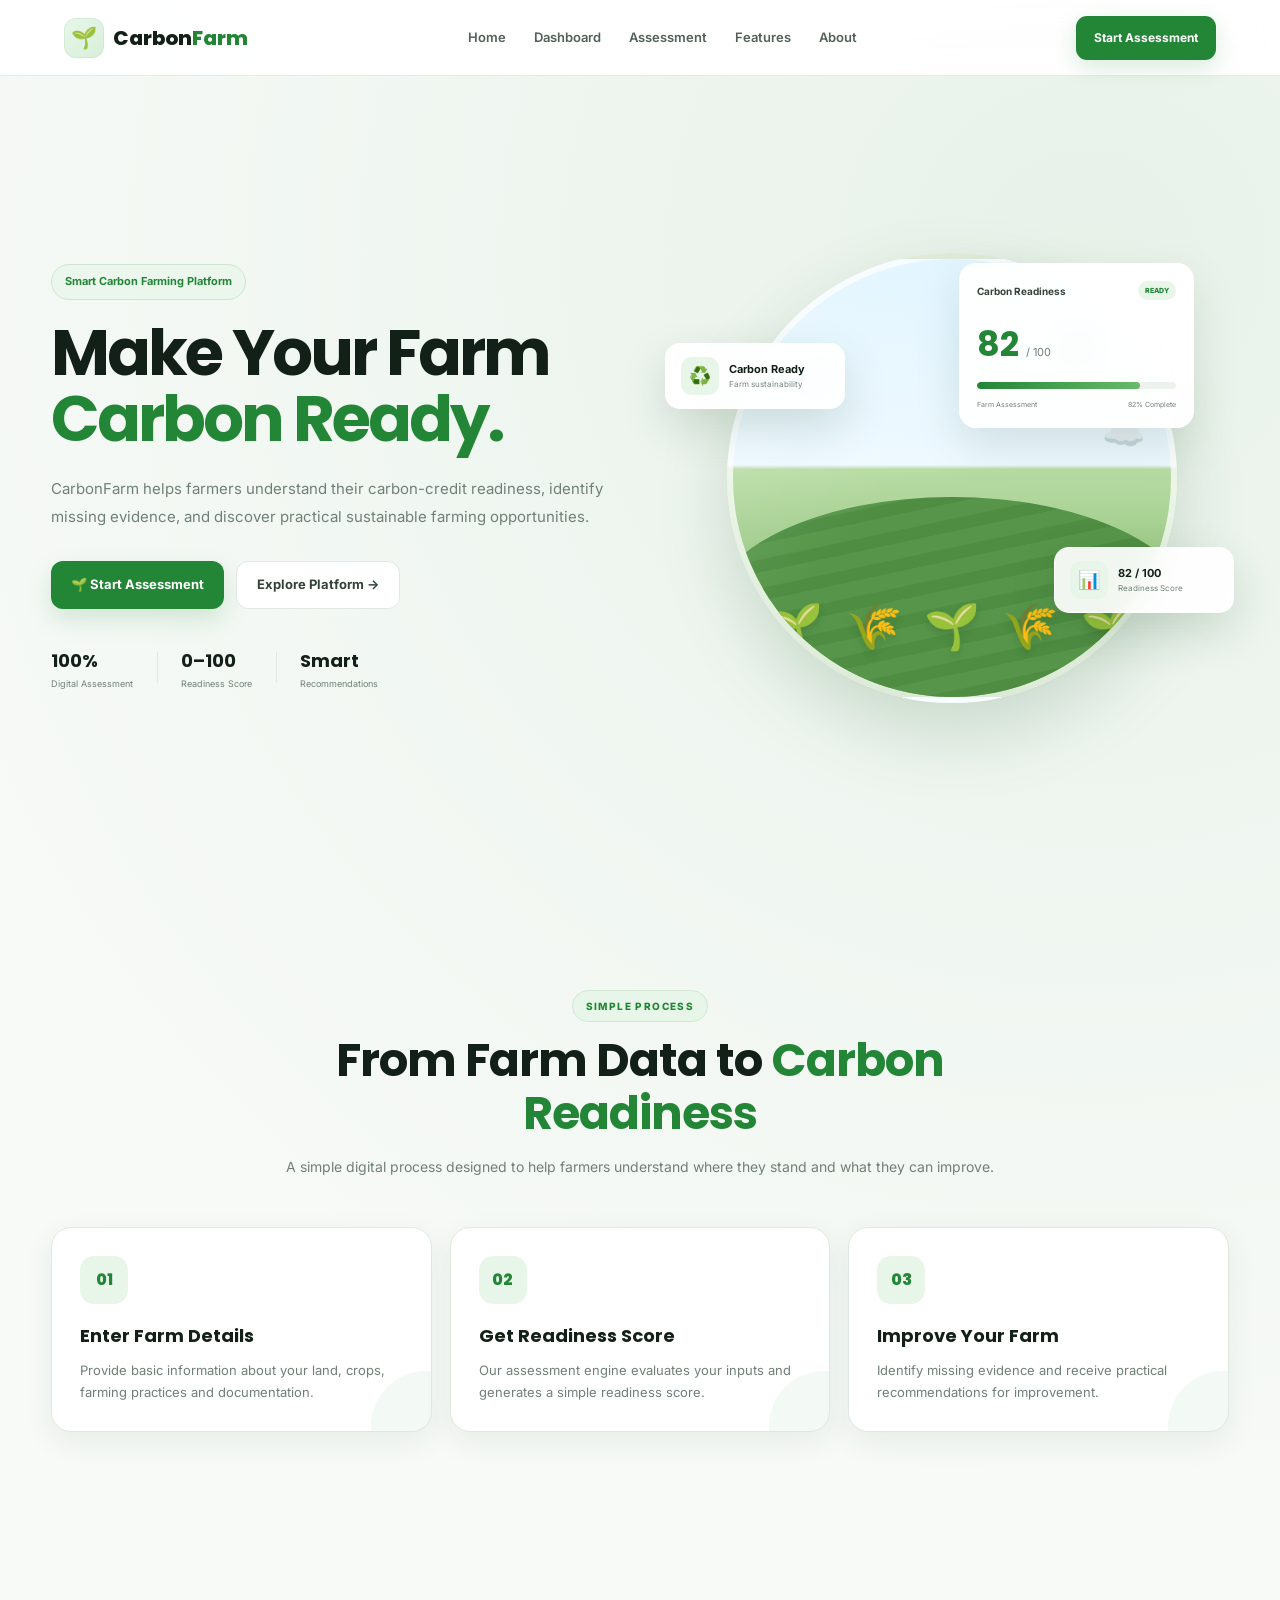
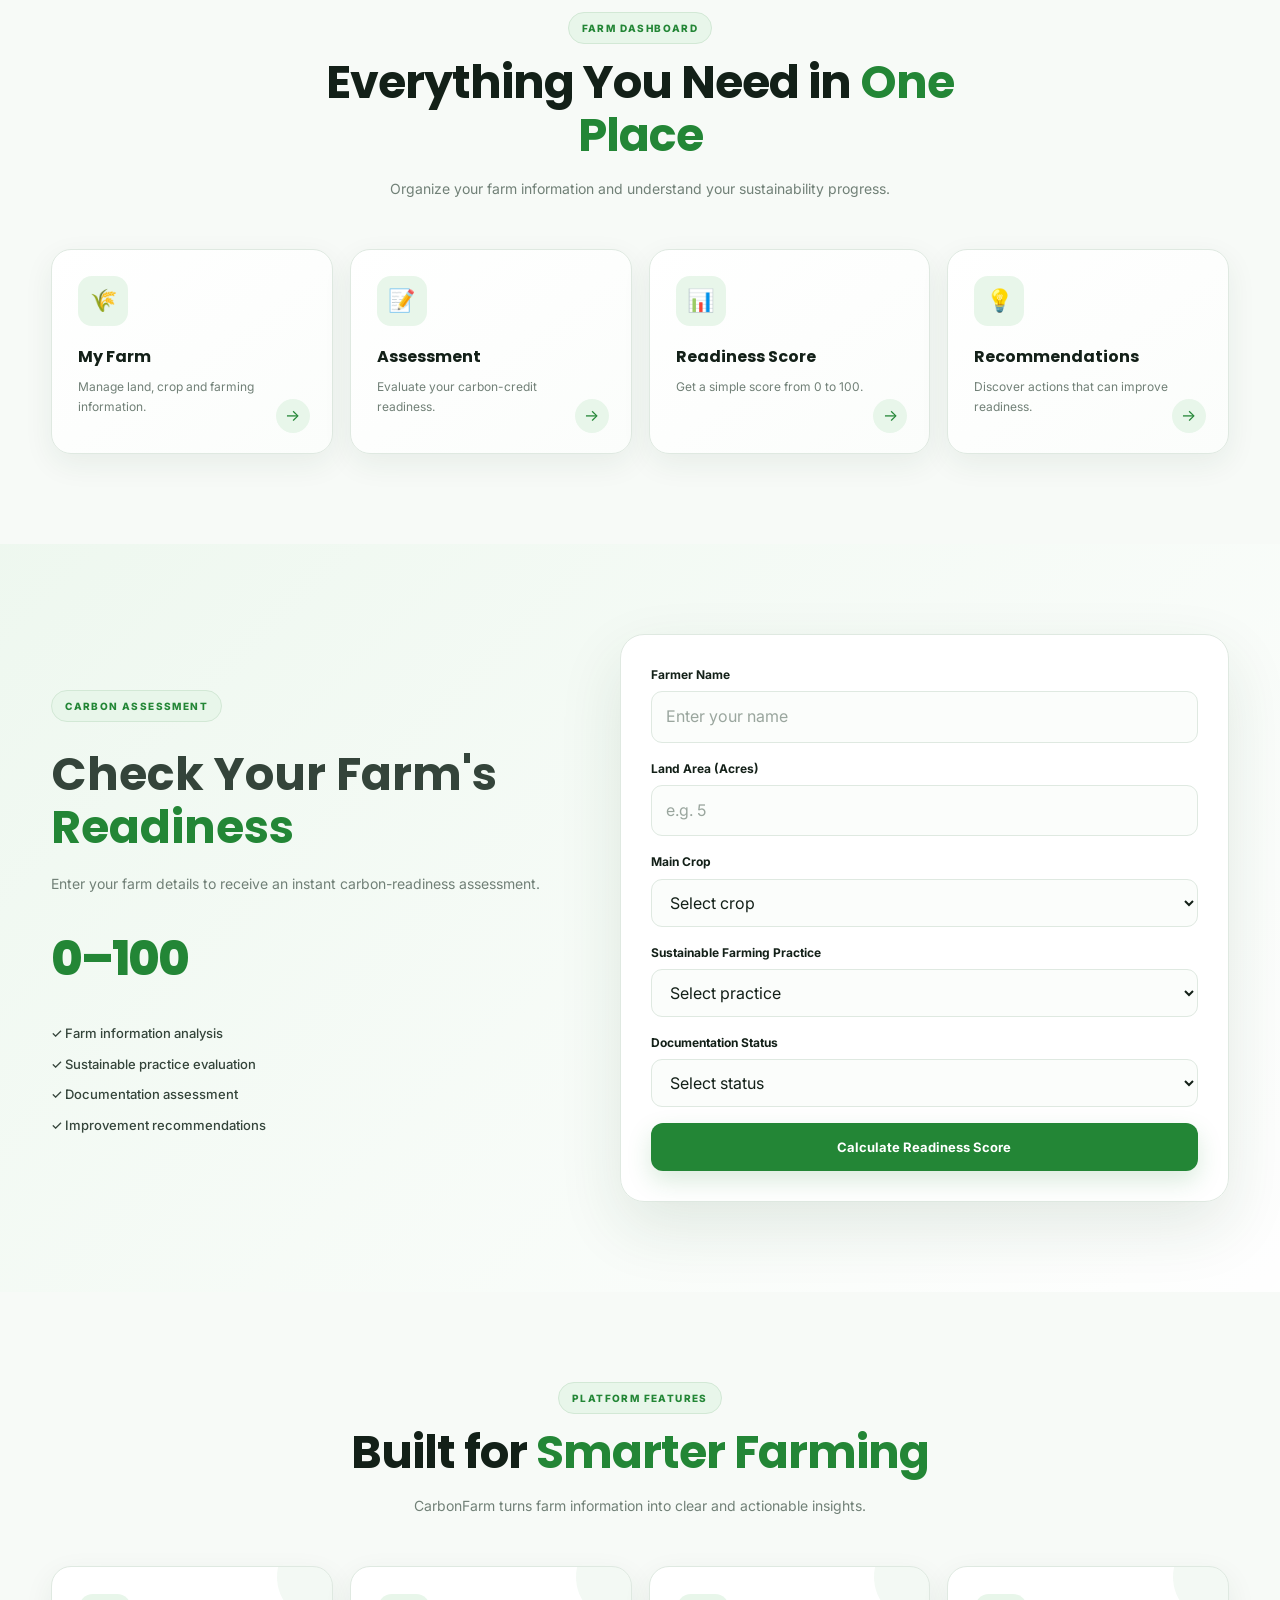
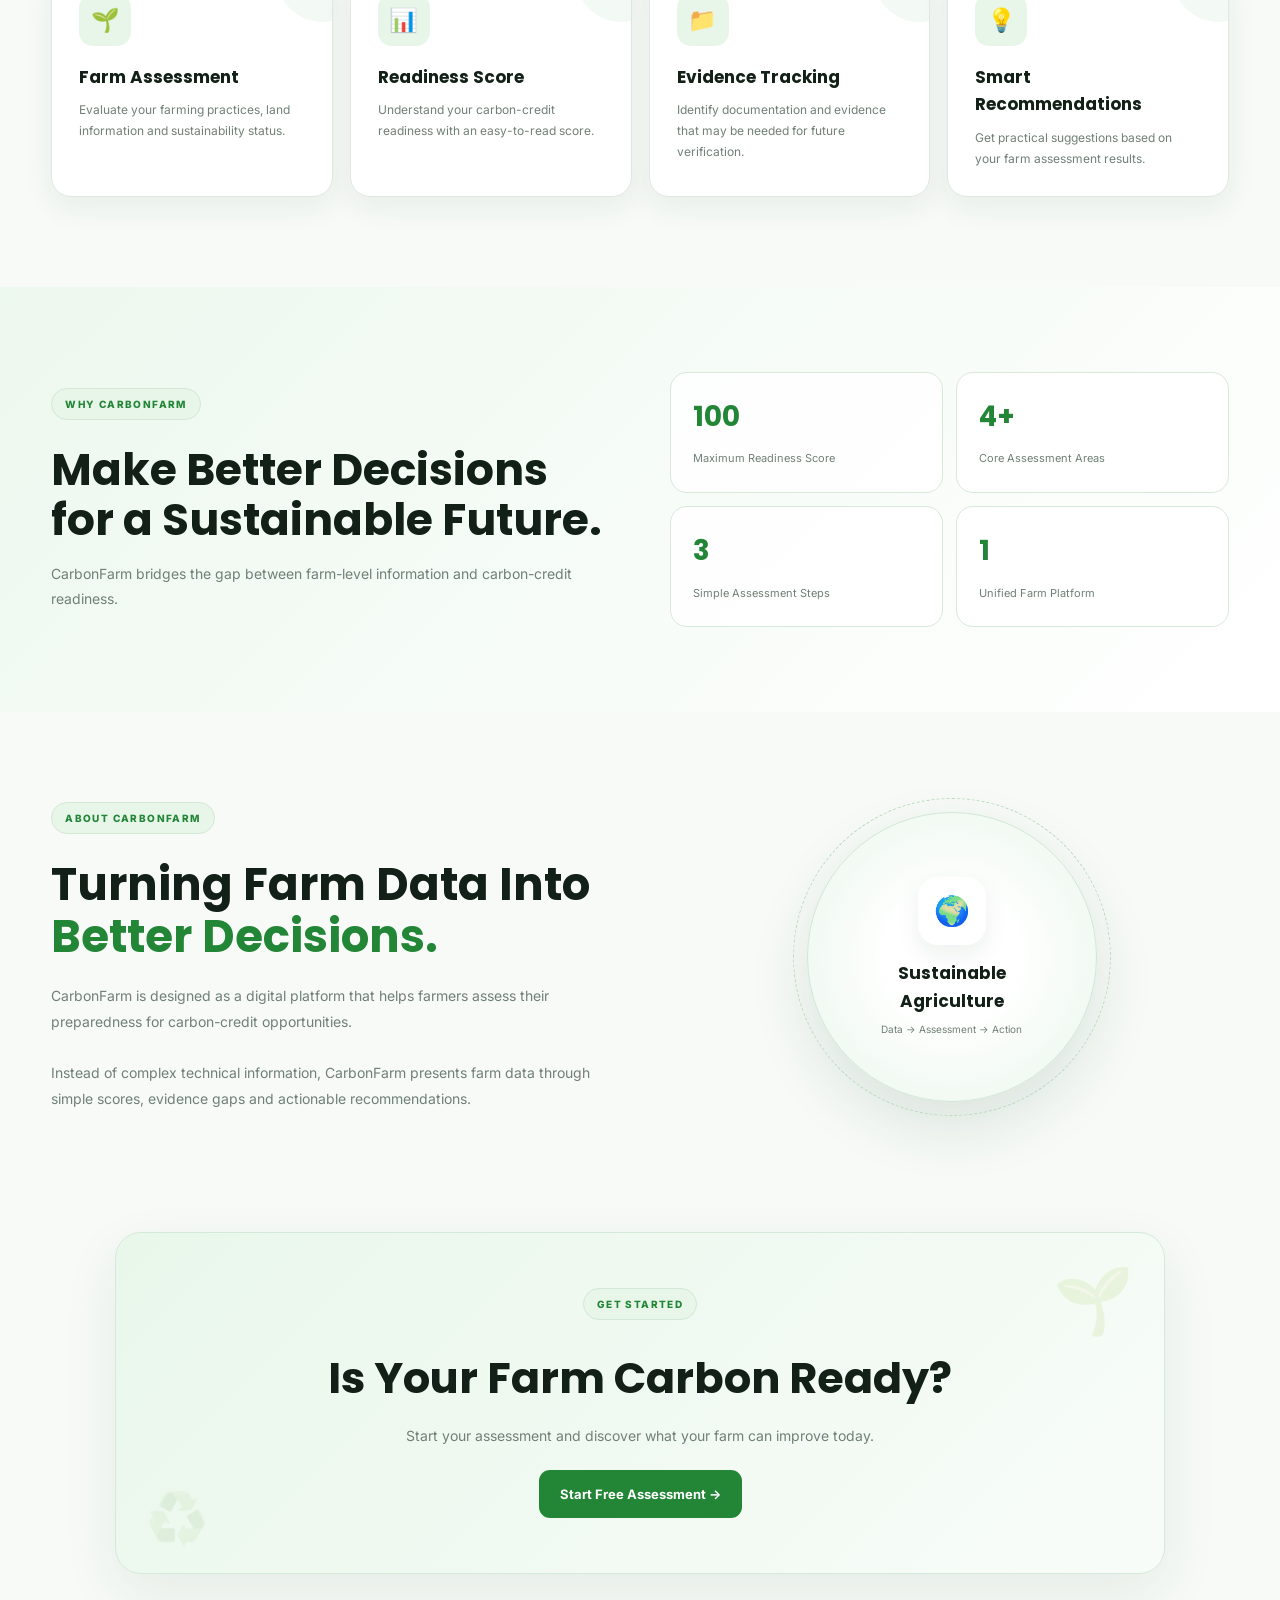
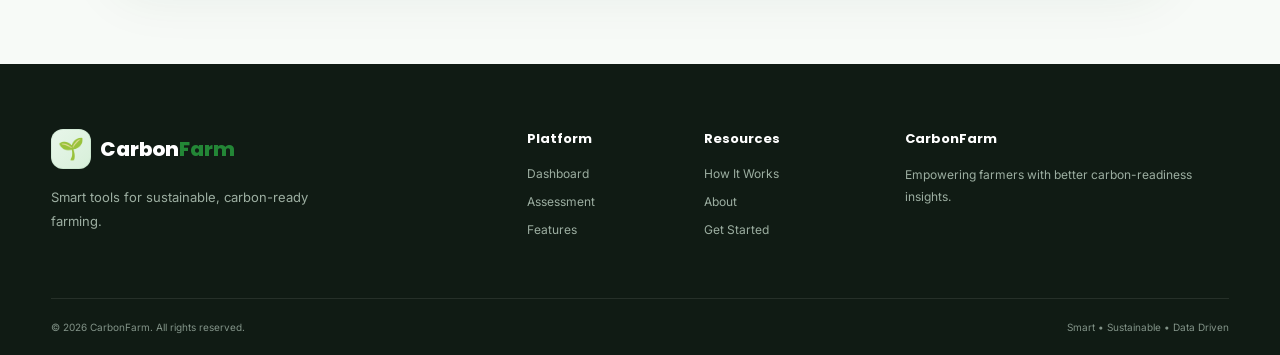
<file: index.html>
<!DOCTYPE html>
<html lang="en">

<head>

    <meta charset="UTF-8">

    <meta
        name="viewport"
        content="width=device-width, initial-scale=1.0"
    >

    <meta
        name="description"
        content="CarbonFarm - Smart Carbon Farming and Carbon Readiness Assessment Platform"
    >

    <meta
        name="theme-color"
        content="#238636"
    >

    <title>CarbonFarm | Smart Carbon Farming Platform</title>

    <!-- Google Fonts -->
    <link rel="preconnect" href="https://fonts.googleapis.com">
    <link
        rel="preconnect"
        href="https://fonts.gstatic.com"
        crossorigin
    >

    <link
        href="https://fonts.googleapis.com/css2?family=Inter:wght@400;500;600;700;800&family=Poppins:wght@500;600;700;800&display=swap"
        rel="stylesheet"
    >

    <!-- Main CSS -->
    <link
        rel="stylesheet"
        href="./style.css"
    >

    <!-- =====================================================
         RESULT DASHBOARD CSS
         ===================================================== -->

    <style>

        /* Result hidden until assessment */

        #assessmentResult {
            display: none;
        }

        /* Print */

        @media print {

            body * {
                visibility: hidden !important;
            }

            #assessmentResult,
            #assessmentResult * {
                visibility: visible !important;
            }

            #assessmentResult {
                display: block !important;
                position: absolute;
                left: 0;
                top: 0;
                width: 100%;
                background: white;
            }

            .result-actions {
                display: none !important;
            }

        }

        /* Result Dashboard */

        .result-score-card {
            display: grid;
            grid-template-columns: 230px 1fr;
            align-items: center;
            gap: 40px;

            padding: 35px;

            background: #ffffff;
            border: 1px solid #dfe9e1;
            border-radius: 25px;

            box-shadow:
                0 20px 55px rgba(27,72,38,.09);

            margin-bottom: 22px;
        }

        .score-circle {
            width: 185px;
            height: 185px;

            margin: auto;

            display: grid;
            place-items: center;

            border-radius: 50%;

            background:
                conic-gradient(
                    #238636 0deg,
                    #e8f0e9 0deg
                );

            position: relative;

            transition: background 1s ease;
        }

        .score-circle::before {
            content: "";

            position: absolute;

            width: 145px;
            height: 145px;

            border-radius: 50%;

            background: white;
        }

        .score-circle > div {
            position: relative;
            z-index: 2;
            text-align: center;
        }

        .score-circle strong {
            display: block;

            font-family: "Poppins", sans-serif;

            font-size: 43px;
            line-height: 1;

            color: #132018;
        }

        .score-circle span {
            color: #718077;
            font-size: 12px;
        }

        .result-label {
            display: block;

            color: #238636;

            font-size: 11px;
            font-weight: 800;

            letter-spacing: 1.5px;

            margin-bottom: 6px;
        }

        .score-content h3 {
            font-family: "Poppins", sans-serif;
            font-size: 30px;

            margin-bottom: 8px;
        }

        .score-content p {
            max-width: 600px;

            color: #718077;

            font-size: 14px;
            line-height: 1.7;

            margin-bottom: 20px;
        }

        .result-actions {
            display: flex;
            flex-wrap: wrap;
            gap: 10px;
        }

        .result-actions button {
            min-height: 48px;

            border: none;
            border-radius: 11px;

            padding: 12px 20px;

            font-family: inherit;
            font-weight: 700;

            cursor: pointer;
        }

        .result-grid {
            display: grid;

            grid-template-columns: 1fr 1fr;

            gap: 22px;

            margin-bottom: 22px;
        }

        .result-panel {
            padding: 27px;

            background: #ffffff;

            border: 1px solid #dfe9e1;

            border-radius: 22px;

            box-shadow:
                0 12px 35px rgba(27,72,38,.07);
        }

        .result-panel-header {
            display: flex;

            justify-content: space-between;
            align-items: flex-start;

            gap: 15px;

            margin-bottom: 25px;
        }

        .result-panel-header h3 {
            font-family: "Poppins", sans-serif;
            font-size: 20px;
        }

        .result-total {
            padding: 6px 10px;

            border-radius: 20px;

            background: #e8f6ea;
            color: #238636;

            font-size: 12px;
            font-weight: 800;
        }

        .score-row {
            margin-bottom: 20px;
        }

        .score-row:last-child {
            margin-bottom: 0;
        }

        .score-row-top {
            display: flex;

            justify-content: space-between;
            align-items: center;

            gap: 15px;

            margin-bottom: 7px;

            font-size: 13px;
        }

        .score-row-top strong {
            color: #238636;
            font-size: 12px;
        }

        .mini-progress {
            width: 100%;
            height: 8px;

            background: #edf2ed;

            border-radius: 20px;

            overflow: hidden;
        }

        .mini-progress span {
            display: block;

            width: 0%;
            height: 100%;

            border-radius: inherit;

            background:
                linear-gradient(
                    90deg,
                    #238636,
                    #65b85f
                );

            transition: width 1s ease;
        }

        .evidence-list {
            display: flex;
            flex-direction: column;
            gap: 10px;
        }

        .evidence-item {
            display: flex;
            align-items: center;

            gap: 10px;

            padding: 12px 14px;

            background: #fff8f2;

            border: 1px solid #f1dfcf;

            border-radius: 12px;

            color: #674b36;

            font-size: 13px;
        }

        .evidence-item::before {
            content: "!";

            width: 25px;
            height: 25px;

            flex-shrink: 0;

            display: grid;
            place-items: center;

            border-radius: 50%;

            background: #f4d6bc;
            color: #8b4e20;

            font-weight: 800;
        }

        .evidence-complete {
            background: #e8f6ea;
            border-color: #cde5d1;
            color: #285c31;
        }

        .evidence-complete::before {
            content: "✓";

            background: #cce7d0;
            color: #238636;
        }

        .empty-result {
            padding: 22px;

            text-align: center;

            color: #718077;

            background: #f8faf8;

            border: 1px dashed #dfe9e1;

            border-radius: 13px;

            font-size: 13px;

            line-height: 1.6;
        }

        .recommendation-panel {
            padding: 28px;

            background:
                linear-gradient(
                    135deg,
                    #eef8ef,
                    #ffffff
                );

            border: 1px solid #d5e9d8;

            border-radius: 22px;

            box-shadow:
                0 15px 40px rgba(27,72,38,.07);
        }

        .recommendation-heading {
            display: flex;

            align-items: center;

            gap: 14px;

            margin-bottom: 22px;
        }

        .recommendation-icon {
            width: 48px;
            height: 48px;

            display: grid;
            place-items: center;

            flex-shrink: 0;

            background: white;

            border-radius: 14px;

            box-shadow:
                0 8px 22px rgba(27,72,38,.08);

            font-size: 23px;
        }

        .recommendation-heading h3 {
            font-family: "Poppins", sans-serif;
            font-size: 21px;
        }

        .recommendations-list {
            display: grid;

            grid-template-columns:
                repeat(3, 1fr);

            gap: 12px;
        }

        .recommendation-item {
            padding: 18px;

            background: white;

            border: 1px solid #dfe9e1;

            border-radius: 15px;

            transition: .25s ease;
        }

        .recommendation-item:hover {
            transform: translateY(-4px);

            border-color: #bcd9c1;

            box-shadow:
                0 10px 25px rgba(27,72,38,.07);
        }

        .recommendation-item .rec-icon {
            margin-bottom: 9px;
            font-size: 22px;
        }

        .recommendation-item strong {
            display: block;

            font-size: 13px;

            margin-bottom: 6px;
        }

        .recommendation-item p {
            color: #718077;

            font-size: 12px;

            line-height: 1.65;

            margin: 0;
        }


        /* Mobile Result */

        @media (max-width: 760px) {

            .result-score-card {
                grid-template-columns: 1fr;

                gap: 25px;

                padding: 25px 20px;

                text-align: center;
            }

            .score-circle {
                width: 165px;
                height: 165px;
            }

            .score-circle::before {
                width: 130px;
                height: 130px;
            }

            .score-circle strong {
                font-size: 38px;
            }

            .score-content h3 {
                font-size: 25px;
            }

            .score-content p {
                font-size: 13px;
            }

            .result-actions {
                flex-direction: column;
            }

            .result-actions button {
                width: 100%;
            }

            .result-grid {
                grid-template-columns: 1fr;
                gap: 14px;
            }

            .result-panel {
                padding: 20px;
            }

            .recommendation-panel {
                padding: 20px;
            }

            .recommendations-list {
                grid-template-columns: 1fr;
            }

        }


        @media (max-width: 420px) {

            .score-circle {
                width: 145px;
                height: 145px;
            }

            .score-circle::before {
                width: 115px;
                height: 115px;
            }

            .score-circle strong {
                font-size: 33px;
            }

            .result-panel {
                padding: 17px;
            }

            .recommendation-panel {
                padding: 17px;
            }

        }

    </style>

</head>


<body>


<!-- =====================================================
     NAVBAR
     ===================================================== -->

<header class="navbar">

    <a href="#home" class="logo">

        <span class="logo-icon">
            🌱
        </span>

        <span>
            Carbon<span>Farm</span>
        </span>

    </a>


    <nav
        class="nav-links"
        id="navLinks"
    >

        <a
            href="#home"
            class="active"
        >
            Home
        </a>

        <a href="#dashboard">
            Dashboard
        </a>

        <a href="#assessment">
            Assessment
        </a>

        <a href="#features">
            Features
        </a>

        <a href="#about">
            About
        </a>

        <a
            href="#assessment"
            class="mobile-start-btn"
        >
            Start Assessment
        </a>

    </nav>


    <a
        href="#assessment"
        class="nav-btn"
    >
        Start Assessment
    </a>


    <button
        class="menu-btn"
        id="menuBtn"
        type="button"
        aria-label="Open navigation"
    >
        ☰
    </button>

</header>


<main id="home">


<!-- =====================================================
     HERO
     ===================================================== -->

<section class="hero">

    <div class="hero-content">

        <div class="hero-badge">
            Smart Carbon Farming Platform
        </div>


        <h1>

            Make Your Farm

            <span>
                Carbon Ready.
            </span>

        </h1>


        <p>

            CarbonFarm helps farmers understand their
            carbon-credit readiness, identify missing
            evidence, and discover practical sustainable
            farming opportunities.

        </p>


        <div class="hero-buttons">

            <a
                href="#assessment"
                class="primary-btn"
            >
                🌱 Start Assessment
            </a>

            <a
                href="#how-it-works"
                class="secondary-btn"
            >
                Explore Platform →
            </a>

        </div>


        <div class="hero-stats">

            <div class="hero-stat">

                <strong>
                    100%
                </strong>

                <span>
                    Digital Assessment
                </span>

            </div>


            <div class="hero-stat">

                <strong>
                    0–100
                </strong>

                <span>
                    Readiness Score
                </span>

            </div>


            <div class="hero-stat">

                <strong>
                    Smart
                </strong>

                <span>
                    Recommendations
                </span>

            </div>

        </div>

    </div>


    <!-- Hero Visual -->

    <div class="hero-visual">

        <div class="farm-illustration">

            <div class="sun">
                ☀️
            </div>

            <div class="cloud cloud-one">
                ☁️
            </div>

            <div class="cloud cloud-two">
                ☁️
            </div>


            <div class="field">

                <div class="plant">
                    🌱
                </div>

                <div class="plant">
                    🌾
                </div>

                <div class="plant">
                    🌱
                </div>

                <div class="plant">
                    🌾
                </div>

                <div class="plant">
                    🌱
                </div>

            </div>

        </div>


        <div class="floating-card card-one">

            <span>
                ♻️
            </span>

            <div>

                <strong>
                    Carbon Ready
                </strong>

                <small>
                    Farm sustainability
                </small>

            </div>

        </div>


        <div class="floating-card card-two">

            <span>
                📊
            </span>

            <div>

                <strong>
                    82 / 100
                </strong>

                <small>
                    Readiness Score
                </small>

            </div>

        </div>


        <div class="dashboard-preview">

            <div class="dashboard-preview-top">

                <strong>
                    Carbon Readiness
                </strong>

                <span class="score-pill">
                    READY
                </span>

            </div>


            <div class="score-number">

                <strong>
                    82
                </strong>

                <span>
                    / 100
                </span>

            </div>


            <div class="score-progress">

                <span></span>

            </div>


            <div class="preview-footer">

                <span>
                    Farm Assessment
                </span>

                <span>
                    82% Complete
                </span>

            </div>

        </div>

    </div>

</section>


<!-- =====================================================
     HOW IT WORKS
     ===================================================== -->

<section
    class="section"
    id="how-it-works"
>

    <div class="section-heading">

        <span class="section-tag">
            SIMPLE PROCESS
        </span>

        <h2>

            From Farm Data to

            <span>
                Carbon Readiness
            </span>

        </h2>

        <p>

            A simple digital process designed to help
            farmers understand where they stand and
            what they can improve.

        </p>

    </div>


    <div class="steps-grid">

        <article class="step-card">

            <div class="step-number">
                01
            </div>

            <h3>
                Enter Farm Details
            </h3>

            <p>

                Provide basic information about your land,
                crops, farming practices and documentation.

            </p>

        </article>


        <article class="step-card">

            <div class="step-number">
                02
            </div>

            <h3>
                Get Readiness Score
            </h3>

            <p>

                Our assessment engine evaluates your
                inputs and generates a simple readiness score.

            </p>

        </article>


        <article class="step-card">

            <div class="step-number">
                03
            </div>

            <h3>
                Improve Your Farm
            </h3>

            <p>

                Identify missing evidence and receive
                practical recommendations for improvement.

            </p>

        </article>

    </div>

</section>


<!-- =====================================================
     DASHBOARD
     ===================================================== -->

<section
    class="section dashboard-section"
    id="dashboard"
>

    <div class="section-heading">

        <span class="section-tag">
            FARM DASHBOARD
        </span>

        <h2>

            Everything You Need in

            <span>
                One Place
            </span>

        </h2>

        <p>

            Organize your farm information and understand
            your sustainability progress.

        </p>

    </div>


    <div class="dashboard-grid">

        <article class="dashboard-card">

            <div class="dashboard-icon">
                🌾
            </div>

            <h3>
                My Farm
            </h3>

            <p>
                Manage land, crop and farming information.
            </p>

            <span class="arrow">
                →
            </span>

        </article>


        <article class="dashboard-card">

            <div class="dashboard-icon">
                📝
            </div>

            <h3>
                Assessment
            </h3>

            <p>
                Evaluate your carbon-credit readiness.
            </p>

            <span class="arrow">
                →
            </span>

        </article>


        <article class="dashboard-card">

            <div class="dashboard-icon">
                📊
            </div>

            <h3>
                Readiness Score
            </h3>

            <p>
                Get a simple score from 0 to 100.
            </p>

            <span class="arrow">
                →
            </span>

        </article>


        <article class="dashboard-card">

            <div class="dashboard-icon">
                💡
            </div>

            <h3>
                Recommendations
            </h3>

            <p>
                Discover actions that can improve readiness.
            </p>

            <span class="arrow">
                →
            </span>

        </article>

    </div>

</section>


<!-- =====================================================
     ASSESSMENT
     ===================================================== -->

<section
    class="section analysis-section"
    id="assessment"
>

    <div class="analysis-container">

        <div class="analysis-info">

            <span class="section-tag">
                CARBON ASSESSMENT
            </span>


            <h2>

                Check Your Farm's

                <span>
                    Readiness
                </span>

            </h2>


            <p>

                Enter your farm details to receive
                an instant carbon-readiness assessment.

            </p>


            <div class="analysis-number">
                0–100
            </div>


            <ul class="feature-list">

                <li>
                    ✓ Farm information analysis
                </li>

                <li>
                    ✓ Sustainable practice evaluation
                </li>

                <li>
                    ✓ Documentation assessment
                </li>

                <li>
                    ✓ Improvement recommendations
                </li>

            </ul>

        </div>


        <!-- FORM -->

        <form
            class="analysis-form"
            id="assessmentForm"
        >

            <div class="form-group">

                <label for="farmerName">
                    Farmer Name
                </label>

                <input
                    type="text"
                    id="farmerName"
                    placeholder="Enter your name"
                    autocomplete="name"
                    required
                >

            </div>


            <div class="form-group">

                <label for="landArea">
                    Land Area (Acres)
                </label>

                <input
                    type="number"
                    id="landArea"
                    placeholder="e.g. 5"
                    min="0"
                    step="0.01"
                    required
                >

            </div>


            <div class="form-group">

                <label for="mainCrop">
                    Main Crop
                </label>

                <select
                    id="mainCrop"
                    required
                >

                    <option value="">
                        Select crop
                    </option>

                    <option value="rice">
                        Rice
                    </option>

                    <option value="wheat">
                        Wheat
                    </option>

                    <option value="maize">
                        Maize
                    </option>

                    <option value="vegetables">
                        Vegetables
                    </option>

                    <option value="pulses">
                        Pulses
                    </option>

                    <option value="other">
                        Other
                    </option>

                </select>

            </div>


            <div class="form-group">

                <label for="practice">
                    Sustainable Farming Practice
                </label>

                <select
                    id="practice"
                    required
                >

                    <option value="">
                        Select practice
                    </option>

                    <option value="organic">
                        Organic Farming
                    </option>

                    <option value="water">
                        Water Efficient Farming
                    </option>

                    <option value="soil">
                        Soil Conservation
                    </option>

                    <option value="multiple">
                        Multiple Sustainable Practices
                    </option>

                    <option value="none">
                        Not Yet Implemented
                    </option>

                </select>

            </div>


            <div class="form-group">

                <label for="documents">
                    Documentation Status
                </label>

                <select
                    id="documents"
                    required
                >

                    <option value="">
                        Select status
                    </option>

                    <option value="complete">
                        Complete
                    </option>

                    <option value="partial">
                        Partially Available
                    </option>

                    <option value="limited">
                        Limited
                    </option>

                </select>

            </div>


            <button
                type="submit"
                class="primary-btn full-btn"
            >
                Calculate Readiness Score
            </button>


            <div
                class="analysis-message"
                id="analysisMessage"
                aria-live="polite"
            ></div>

        </form>

    </div>

</section>


<!-- =====================================================
     ASSESSMENT RESULT DASHBOARD
     ===================================================== -->

<section
    class="section result-dashboard"
    id="assessmentResult"
>

    <div class="section-heading">

        <span class="section-tag">
            ASSESSMENT RESULT
        </span>

        <h2>

            Your Farm's

            <span>
                Carbon Readiness
            </span>

        </h2>

        <p>

            Understand your score, identify evidence gaps,
            and see what you can improve next.

        </p>

    </div>


    <!-- SCORE -->

    <div class="result-score-card">

        <div
            class="score-circle"
            id="scoreCircle"
        >

            <div>

                <strong id="resultScore">
                    0
                </strong>

                <span>
                    /100
                </span>

            </div>

        </div>


        <div class="score-content">

            <span class="result-label">
                READINESS STATUS
            </span>

            <h3 id="resultStatus">
                Assessment Pending
            </h3>

            <p id="resultSummary">

                Complete the assessment to generate
                your carbon-readiness result.

            </p>


            <div class="result-actions">

                <button
                    type="button"
                    class="primary-btn"
                    id="reassessBtn"
                >
                    ↻ Re-Assess Farm
                </button>

                <button
                    type="button"
                    class="secondary-btn"
                    id="printResultBtn"
                >
                    🖨 Print Result
                </button>

            </div>

        </div>

    </div>


    <!-- BREAKDOWN + EVIDENCE -->

    <div class="result-grid">


        <!-- SCORE BREAKDOWN -->

        <div class="result-panel">

            <div class="result-panel-header">

                <div>

                    <span class="section-tag">
                        SCORE BREAKDOWN
                    </span>

                    <h3>
                        Assessment Areas
                    </h3>

                </div>

                <span
                    class="result-total"
                    id="breakdownTotal"
                >
                    0/100
                </span>

            </div>


            <div class="score-row">

                <div class="score-row-top">

                    <span>
                        🌾 Land Information
                    </span>

                    <strong id="landScore">
                        0/20
                    </strong>

                </div>

                <div class="mini-progress">
                    <span id="landBar"></span>
                </div>

            </div>


            <div class="score-row">

                <div class="score-row-top">

                    <span>
                        🌱 Crop Information
                    </span>

                    <strong id="cropScore">
                        0/15
                    </strong>

                </div>

                <div class="mini-progress">
                    <span id="cropBar"></span>
                </div>

            </div>


            <div class="score-row">

                <div class="score-row-top">

                    <span>
                        ♻️ Sustainable Practices
                    </span>

                    <strong id="practiceScore">
                        0/30
                    </strong>

                </div>

                <div class="mini-progress">
                    <span id="practiceBar"></span>
                </div>

            </div>


            <div class="score-row">

                <div class="score-row-top">

                    <span>
                        📁 Documentation
                    </span>

                    <strong id="documentScore">
                        0/35
                    </strong>

                </div>

                <div class="mini-progress">
                    <span id="documentBar"></span>
                </div>

            </div>

        </div>


        <!-- MISSING EVIDENCE -->

        <div class="result-panel">

            <div class="result-panel-header">

                <div>

                    <span class="section-tag">
                        EVIDENCE
                    </span>

                    <h3>
                        Missing Evidence
                    </h3>

                </div>

            </div>


            <div
                id="missingEvidence"
                class="evidence-list"
            >

                <div class="empty-result">

                    Complete the assessment to identify
                    missing evidence.

                </div>

            </div>

        </div>

    </div>


    <!-- RECOMMENDATIONS -->

    <div class="recommendation-panel">

        <div class="recommendation-heading">

            <div class="recommendation-icon">
                💡
            </div>

            <div>

                <span class="section-tag">
                    SMART RECOMMENDATIONS
                </span>

                <h3>
                    Recommended Next Steps
                </h3>

            </div>

        </div>


        <div
            id="recommendationsList"
            class="recommendations-list"
        >

            <div class="empty-result">

                Complete the assessment to receive
                personalized recommendations.

            </div>

        </div>

    </div>

</section>


<!-- =====================================================
     FEATURES
     ===================================================== -->

<section
    class="section"
    id="features"
>

    <div class="section-heading">

        <span class="section-tag">
            PLATFORM FEATURES
        </span>

        <h2>

            Built for

            <span>
                Smarter Farming
            </span>

        </h2>

        <p>

            CarbonFarm turns farm information into
            clear and actionable insights.

        </p>

    </div>


    <div class="features-grid">


        <article class="feature-card">

            <div class="feature-icon">
                🌱
            </div>

            <h3>
                Farm Assessment
            </h3>

            <p>

                Evaluate your farming practices,
                land information and sustainability status.

            </p>

        </article>


        <article class="feature-card">

            <div class="feature-icon">
                📊
            </div>

            <h3>
                Readiness Score
            </h3>

            <p>

                Understand your carbon-credit readiness
                with an easy-to-read score.

            </p>

        </article>


        <article class="feature-card">

            <div class="feature-icon">
                📁
            </div>

            <h3>
                Evidence Tracking
            </h3>

            <p>

                Identify documentation and evidence
                that may be needed for future verification.

            </p>

        </article>


        <article class="feature-card">

            <div class="feature-icon">
                💡
            </div>

            <h3>
                Smart Recommendations
            </h3>

            <p>

                Get practical suggestions based on
                your farm assessment results.

            </p>

        </article>

    </div>

</section>


<!-- =====================================================
     IMPACT
     ===================================================== -->

<section class="impact-section">

    <div class="impact-inner">

        <div class="impact-content">

            <span class="section-tag">
                WHY CARBONFARM
            </span>

            <h2>

                Make Better Decisions
                for a Sustainable Future.

            </h2>

            <p>

                CarbonFarm bridges the gap between
                farm-level information and carbon-credit
                readiness.

            </p>

        </div>


        <div class="impact-stats">

            <div class="impact-box">

                <strong>
                    100
                </strong>

                <span>
                    Maximum Readiness Score
                </span>

            </div>


            <div class="impact-box">

                <strong>
                    4+
                </strong>

                <span>
                    Core Assessment Areas
                </span>

            </div>


            <div class="impact-box">

                <strong>
                    3
                </strong>

                <span>
                    Simple Assessment Steps
                </span>

            </div>


            <div class="impact-box">

                <strong>
                    1
                </strong>

                <span>
                    Unified Farm Platform
                </span>

            </div>

        </div>

    </div>

</section>


<!-- =====================================================
     ABOUT
     ===================================================== -->

<section
    class="section about-section"
    id="about"
>

    <div class="about-content">

        <div>

            <span class="section-tag">
                ABOUT CARBONFARM
            </span>


            <h2>

                Turning Farm Data Into

                <span>
                    Better Decisions.
                </span>

            </h2>


            <p>

                CarbonFarm is designed as a digital
                platform that helps farmers assess
                their preparedness for carbon-credit
                opportunities.

            </p>


            <br>


            <p>

                Instead of complex technical information,
                CarbonFarm presents farm data through
                simple scores, evidence gaps and
                actionable recommendations.

            </p>

        </div>


        <div class="about-visual">

            <div class="about-circle">

                <div class="circle-icon">
                    🌍
                </div>

                <strong>
                    Sustainable Agriculture
                </strong>

                <span>
                    Data → Assessment → Action
                </span>

            </div>

        </div>

    </div>

</section>


<!-- =====================================================
     FINAL CTA
     ===================================================== -->

<section class="final-cta">

    <span class="section-tag">
        GET STARTED
    </span>

    <h2>
        Is Your Farm Carbon Ready?
    </h2>

    <p>

        Start your assessment and discover what
        your farm can improve today.

    </p>

    <a href="#assessment">
        Start Free Assessment →
    </a>

</section>


</main>


<!-- =====================================================
     FOOTER
     ===================================================== -->

<footer class="footer">

    <div class="footer-container">


        <div class="footer-brand">

            <a
                href="#home"
                class="logo"
            >

                <span class="logo-icon">
                    🌱
                </span>

                <span>
                    Carbon<span>Farm</span>
                </span>

            </a>


            <p>

                Smart tools for sustainable,
                carbon-ready farming.

            </p>

        </div>


        <div class="footer-links">

            <div>

                <h4>
                    Platform
                </h4>

                <a href="#dashboard">
                    Dashboard
                </a>

                <a href="#assessment">
                    Assessment
                </a>

                <a href="#features">
                    Features
                </a>

            </div>


            <div>

                <h4>
                    Resources
                </h4>

                <a href="#how-it-works">
                    How It Works
                </a>

                <a href="#about">
                    About
                </a>

                <a href="#assessment">
                    Get Started
                </a>

            </div>

        </div>


        <div class="footer-contact">

            <h4>
                CarbonFarm
            </h4>

            <p>

                Empowering farmers with better
                carbon-readiness insights.

            </p>

        </div>

    </div>


    <div class="footer-bottom">

        <span>
            © 2026 CarbonFarm. All rights reserved.
        </span>

        <span>
            Smart • Sustainable • Data Driven
        </span>

    </div>

</footer>


<!-- =====================================================
     JAVASCRIPT
     ===================================================== -->

<script>

"use strict";


/* =====================================================
   MOBILE MENU
   ===================================================== */

const menuBtn =
    document.getElementById("menuBtn");

const navLinks =
    document.getElementById("navLinks");


if (menuBtn && navLinks) {

    menuBtn.addEventListener("click", function () {

        navLinks.classList.toggle("show");

        const opened =
            navLinks.classList.contains("show");

        menuBtn.textContent =
            opened ? "✕" : "☰";

        menuBtn.setAttribute(
            "aria-expanded",
            String(opened)
        );

    });


    document
        .querySelectorAll(".nav-links a")
        .forEach(function (link) {

            link.addEventListener(
                "click",
                function () {

                    navLinks.classList.remove("show");

                    menuBtn.textContent = "☰";

                    menuBtn.setAttribute(
                        "aria-expanded",
                        "false"
                    );

                }
            );

        });

}


/* =====================================================
   SMOOTH SCROLL
   ===================================================== */

document
    .querySelectorAll('a[href^="#"]')
    .forEach(function (link) {

        link.addEventListener(
            "click",
            function (event) {

                const targetId =
                    this.getAttribute("href");

                if (
                    !targetId ||
                    targetId === "#"
                ) {
                    return;
                }

                const target =
                    document.querySelector(targetId);

                if (target) {

                    event.preventDefault();

                    target.scrollIntoView({
                        behavior: "smooth",
                        block: "start"
                    });

                }

            }
        );

    });


/* =====================================================
   ACTIVE NAVIGATION
   ===================================================== */

const sections =
    document.querySelectorAll(
        "main section[id]"
    );

const navItems =
    document.querySelectorAll(
        ".nav-links a"
    );


function updateActiveNavigation() {

    let current = "home";

    sections.forEach(function (section) {

        const top =
            section.offsetTop - 150;

        if (
            window.scrollY >= top
        ) {

            current =
                section.getAttribute("id");

        }

    });


    navItems.forEach(function (link) {

        link.classList.remove("active");

        const href =
            link.getAttribute("href");

        if (
            href === "#" + current
        ) {

            link.classList.add("active");

        }

    });

}


window.addEventListener(
    "scroll",
    updateActiveNavigation
);


/* =====================================================
   ASSESSMENT FORM
   ===================================================== */

const assessmentForm =
    document.getElementById(
        "assessmentForm"
    );

const analysisMessage =
    document.getElementById(
        "analysisMessage"
    );


if (assessmentForm) {

    assessmentForm.addEventListener(
        "submit",
        function (event) {

            event.preventDefault();


            /* Get values */

            const farmerName =
                document
                    .getElementById("farmerName")
                    .value
                    .trim();

            const landArea =
                Number(
                    document
                        .getElementById("landArea")
                        .value
                );

            const crop =
                document
                    .getElementById("mainCrop")
                    .value;

            const practice =
                document
                    .getElementById("practice")
                    .value;

            const documents =
                document
                    .getElementById("documents")
                    .value;


            /* =========================================
               SCORE ENGINE
               ========================================= */

            let landPoints = 0;
            let cropPoints = 0;
            let practicePoints = 0;
            let documentPoints = 0;


            /* Land */

            if (
                Number.isFinite(landArea) &&
                landArea > 0
            ) {

                landPoints = 20;

            }


            /* Crop */

            if (crop) {

                cropPoints = 15;

            }


            /* Practice */

            if (
                practice === "multiple"
            ) {

                practicePoints = 30;

            }

            else if (
                practice === "organic" ||
                practice === "water" ||
                practice === "soil"
            ) {

                practicePoints = 25;

            }


            /* Documentation */

            if (
                documents === "complete"
            ) {

                documentPoints = 35;

            }

            else if (
                documents === "partial"
            ) {

                documentPoints = 20;

            }

            else if (
                documents === "limited"
            ) {

                documentPoints = 10;

            }


            /* Total */

            const score =
                landPoints +
                cropPoints +
                practicePoints +
                documentPoints;


            /* Status */

            let status;
            let summary;


            if (score >= 80) {

                status =
                    "🟢 Highly Ready";

                summary =
                    "Excellent! Your farm shows strong indicators of carbon-credit readiness.";

            }

            else if (score >= 60) {

                status =
                    "🟡 Moderately Ready";

                summary =
                    "Good foundation. A few improvements can make your farm more carbon-ready.";

            }

            else {

                status =
                    "🔴 Needs Improvement";

                summary =
                    "Your farm has improvement opportunities. Focus on sustainable practices and proper documentation.";

            }


            /* Result object */

            const result = {

                farmerName:
                    farmerName,

                landArea:
                    landArea,

                crop:
                    crop,

                practice:
                    practice,

                documents:
                    documents,

                score:
                    score,

                status:
                    status,

                summary:
                    summary,

                breakdown: {

                    land:
                        landPoints,

                    crop:
                        cropPoints,

                    practice:
                        practicePoints,

                    documents:
                        documentPoints

                },

                date:
                    new Date().toISOString()

            };


            /* Save */

            try {

                localStorage.setItem(
                    "carbonFarmAssessment",
                    JSON.stringify(result)
                );

            }

            catch (error) {

                console.log(
                    "Local storage unavailable."
                );

            }


            /* Show small success message */

            if (analysisMessage) {

                analysisMessage.innerHTML = `

                    <div style="
                        margin-top:18px;
                        padding:16px;
                        border-radius:14px;
                        background:#e8f6ea;
                        border:1px solid #cce5d0;
                    ">

                        <strong style="
                            color:#238636;
                            font-size:20px;
                        ">
                            ${score}/100
                        </strong>

                        <br>

                        <span>
                            Assessment completed successfully.
                        </span>

                    </div>

                `;

            }


            /* Render result */

            showAssessmentResult(result);

        }
    );

}


/* =====================================================
   SHOW RESULT DASHBOARD
   ===================================================== */

function showAssessmentResult(data) {


    const resultSection =
        document.getElementById(
            "assessmentResult"
        );


    const resultScore =
        document.getElementById(
            "resultScore"
        );


    const resultStatus =
        document.getElementById(
            "resultStatus"
        );


    const resultSummary =
        document.getElementById(
            "resultSummary"
        );


    const breakdownTotal =
        document.getElementById(
            "breakdownTotal"
        );


    if (!resultSection) {
        return;
    }


    /* Make visible */

    resultSection.style.display =
        "block";


    /* Score */

    resultScore.textContent =
        data.score;

    breakdownTotal.textContent =
        data.score + "/100";


    /* Status */

    resultStatus.textContent =
        data.status;


    resultSummary.textContent =
        data.summary;


    /* =========================================
       BREAKDOWN
       ========================================= */

    const land =
        data.breakdown
            ? data.breakdown.land
            : (
                data.landArea > 0
                    ? 20
                    : 0
            );


    const crop =
        data.breakdown
            ? data.breakdown.crop
            : (
                data.crop
                    ? 15
                    : 0
            );


    const practice =
        data.breakdown
            ? data.breakdown.practice
            : 0;


    const documents =
        data.breakdown
            ? data.breakdown.documents
            : 0;


    document.getElementById(
        "landScore"
    ).textContent =
        land + "/20";


    document.getElementById(
        "cropScore"
    ).textContent =
        crop + "/15";


    document.getElementById(
        "practiceScore"
    ).textContent =
        practice + "/30";


    document.getElementById(
        "documentScore"
    ).textContent =
        documents + "/35";


    /* Bars */

    setTimeout(function () {

        document.getElementById(
            "landBar"
        ).style.width =
            (land / 20 * 100) + "%";


        document.getElementById(
            "cropBar"
        ).style.width =
            (crop / 15 * 100) + "%";


        document.getElementById(
            "practiceBar"
        ).style.width =
            (practice / 30 * 100) + "%";


        document.getElementById(
            "documentBar"
        ).style.width =
            (documents / 35 * 100) + "%";

    }, 100);


    /* =========================================
       CIRCLE
       ========================================= */

    const scoreCircle =
        document.getElementById(
            "scoreCircle"
        );


    if (scoreCircle) {

        const degrees =
            data.score * 3.6;

        scoreCircle.style.background =
            `
            conic-gradient(
                #238636 ${degrees}deg,
                #e8f0e9 ${degrees}deg
            )
            `;

    }


    /* =========================================
       MISSING EVIDENCE
       ========================================= */

    const evidenceBox =
        document.getElementById(
            "missingEvidence"
        );


    const missing =
        [];


    if (
        !data.landArea ||
        data.landArea <= 0
    ) {

        missing.push(
            "Add valid land-area information."
        );

    }


    if (!data.crop) {

        missing.push(
            "Provide your primary crop information."
        );

    }


    if (
        !data.practice ||
        data.practice === "none"
    ) {

        missing.push(
            "Record at least one sustainable farming practice."
        );

    }


    if (
        data.documents === "limited"
    ) {

        missing.push(
            "Improve farm documentation and evidence records."
        );

    }


    if (
        data.documents === "partial"
    ) {

        missing.push(
            "Complete the remaining farm documentation."
        );

    }


    if (
        missing.length === 0
    ) {

        evidenceBox.innerHTML = `

            <div class="evidence-item evidence-complete">

                All major assessment evidence areas
                are covered.

            </div>

        `;

    }

    else {

        evidenceBox.innerHTML =
            missing
                .map(function (item) {

                    return `

                        <div class="evidence-item">

                            ${item}

                        </div>

                    `;

                })
                .join("");

    }


    /* =========================================
       RECOMMENDATIONS
       ========================================= */

    const recommendationBox =
        document.getElementById(
            "recommendationsList"
        );


    const recommendations =
        [];


    if (
        !data.practice ||
        data.practice === "none"
    ) {

        recommendations.push({

            icon: "🌱",

            title:
                "Adopt Sustainable Practices",

            text:
                "Consider soil conservation, efficient water use, organic inputs or other sustainable practices."

        });

    }


    if (
        data.practice !== "multiple"
    ) {

        recommendations.push({

            icon: "♻️",

            title:
                "Diversify Practices",

            text:
                "Combining multiple sustainable practices can strengthen your farm readiness profile."

        });

    }


    if (
        data.documents !== "complete"
    ) {

        recommendations.push({

            icon: "📁",

            title:
                "Improve Documentation",

            text:
                "Maintain organized records of farm activities, inputs, practices and relevant evidence."

        });

    }


    if (
        data.landArea > 0
    ) {

        recommendations.push({

            icon: "📊",

            title:
                "Track Farm Data",

            text:
                "Keep regular records of land, crops, farming activities and sustainability improvements."

        });

    }


    if (
        recommendations.length === 0
    ) {

        recommendations.push({

            icon: "🏆",

            title:
                "Maintain Your Progress",

            text:
                "Your current assessment is strong. Continue maintaining sustainable practices and reliable records."

        });

    }


    recommendationBox.innerHTML =
        recommendations
            .slice(0, 3)
            .map(function (rec) {

                return `

                    <div class="recommendation-item">

                        <div class="rec-icon">
                            ${rec.icon}
                        </div>

                        <strong>
                            ${rec.title}
                        </strong>

                        <p>
                            ${rec.text}
                        </p>

                    </div>

                `;

            })
            .join("");


    /* Scroll */

    setTimeout(function () {

        resultSection.scrollIntoView({

            behavior: "smooth",

            block: "start"

        });

    }, 200);

}


/* =====================================================
   RE-ASSESS
   ===================================================== */

const reassessBtn =
    document.getElementById(
        "reassessBtn"
    );


if (reassessBtn) {

    reassessBtn.addEventListener(
        "click",
        function () {

            document
                .getElementById("assessment")
                .scrollIntoView({

                    behavior: "smooth",

                    block: "start"

                });

        }
    );

}


/* =====================================================
   PRINT
   ===================================================== */

const printResultBtn =
    document.getElementById(
        "printResultBtn"
    );


if (printResultBtn) {

    printResultBtn.addEventListener(
        "click",
        function () {

            window.print();

        }
    );

}


/* =====================================================
   LOAD SAVED ASSESSMENT
   ===================================================== */

window.addEventListener(
    "DOMContentLoaded",
    function () {

        let saved = null;


        try {

            saved =
                localStorage.getItem(
                    "carbonFarmAssessment"
                );

        }

        catch (error) {

            saved = null;

        }


        if (!saved) {
            return;
        }


        try {

            const data =
                JSON.parse(saved);


            /* Restore form */

            if (data.farmerName) {

                document.getElementById(
                    "farmerName"
                ).value =
                    data.farmerName;

            }


            if (data.landArea) {

                document.getElementById(
                    "landArea"
                ).value =
                    data.landArea;

            }


            if (data.crop) {

                document.getElementById(
                    "mainCrop"
                ).value =
                    data.crop;

            }


            if (data.practice) {

                document.getElementById(
                    "practice"
                ).value =
                    data.practice;

            }


            if (data.documents) {

                document.getElementById(
                    "documents"
                ).value =
                    data.documents;

            }


            /* Do not automatically show old result */

            /* User can submit again */

        }

        catch (error) {

            console.log(
                "Previous assessment could not be loaded."
            );

        }

    }
);

</script>


</body>
</html>
</file>
<file: style.css>
/* =========================================================
   CARBONFARM — FINAL STYLE.CSS
   ========================================================= */

/* =========================
   ROOT
   ========================= */

:root {
    --primary: #238636;
    --primary-dark: #17652a;
    --primary-light: #e8f6ea;

    --secondary: #f2b84b;

    --dark: #132018;
    --text: #34443a;
    --muted: #718077;

    --white: #ffffff;
    --light: #f7faf7;

    --border: #dfe9e1;

    --shadow:
        0 15px 45px rgba(27, 72, 38, 0.10);

    --shadow-soft:
        0 10px 30px rgba(27, 72, 38, 0.07);

    --radius: 22px;
}


/* =========================
   RESET
   ========================= */

* {
    margin: 0;
    padding: 0;
    box-sizing: border-box;
}

html {
    scroll-behavior: smooth;
    scroll-padding-top: 85px;
}

body {
    min-height: 100vh;

    overflow-x: hidden;

    font-family:
        "Inter",
        Arial,
        sans-serif;

    color: var(--text);

    background:
        radial-gradient(
            circle at 85% 5%,
            rgba(35, 134, 54, 0.07),
            transparent 25%
        ),
        var(--light);

    line-height: 1.6;
}

img {
    max-width: 100%;
    display: block;
}

button,
input,
select,
textarea {
    font: inherit;
}

button {
    cursor: pointer;
}

a {
    color: inherit;
    text-decoration: none;
}

ul {
    list-style: none;
}


/* =========================
   COMMON
   ========================= */

.section {
    width: min(1180px, 92%);
    margin: 0 auto;
    padding: 90px 0;
}

.section-heading {
    max-width: 720px;
    margin: 0 auto 48px;
    text-align: center;
}

.section-tag {
    display: inline-flex;
    align-items: center;
    justify-content: center;

    padding: 7px 13px;

    margin-bottom: 12px;

    border: 1px solid #d2e8d5;
    border-radius: 50px;

    background: var(--primary-light);

    color: var(--primary);

    font-size: 10px;
    font-weight: 800;

    letter-spacing: 1.4px;
    text-transform: uppercase;
}

.section-heading h2 {
    margin-bottom: 14px;

    font-family:
        "Poppins",
        Arial,
        sans-serif;

    color: var(--dark);

    font-size: clamp(30px, 4vw, 46px);

    line-height: 1.15;
    letter-spacing: -1px;
}

.section-heading h2 span {
    color: var(--primary);
}

.section-heading p {
    color: var(--muted);
    font-size: 14px;
    line-height: 1.8;
}


/* =========================
   NAVBAR
   ========================= */

.navbar {
    position: sticky;
    top: 0;
    z-index: 1000;

    width: 100%;
    height: 76px;

    display: flex;
    align-items: center;
    justify-content: space-between;

    padding: 0 clamp(18px, 5vw, 70px);

    background: rgba(255, 255, 255, 0.92);

    border-bottom: 1px solid rgba(223, 233, 225, 0.8);

    backdrop-filter: blur(16px);
    -webkit-backdrop-filter: blur(16px);
}

.logo {
    display: inline-flex;
    align-items: center;
    gap: 9px;

    flex-shrink: 0;

    color: var(--dark);

    font-family:
        "Poppins",
        Arial,
        sans-serif;

    font-size: 20px;
    font-weight: 800;
}

.logo > span:last-child span {
    color: var(--primary);
}

.logo-icon {
    width: 40px;
    height: 40px;

    display: grid;
    place-items: center;

    border-radius: 12px;

    background:
        linear-gradient(
            135deg,
            #e8f6ea,
            #d7efd9
        );

    font-size: 21px;

    box-shadow:
        inset 0 0 0 1px rgba(35, 134, 54, 0.08);
}

.nav-links {
    display: flex;
    align-items: center;
    gap: 28px;
}

.nav-links a {
    position: relative;

    color: #526158;

    font-size: 13px;
    font-weight: 600;

    transition: 0.25s ease;
}

.nav-links a:hover,
.nav-links a.active {
    color: var(--primary);
}

.nav-links a:not(.mobile-start-btn)::after {
    content: "";

    position: absolute;

    left: 0;
    bottom: -7px;

    width: 100%;
    height: 2px;

    border-radius: 10px;

    background: var(--primary);

    transform: scaleX(0);
    transform-origin: center;

    transition: 0.25s ease;
}

.nav-links a:hover::after,
.nav-links a.active::after {
    transform: scaleX(1);
}

.nav-btn {
    display: inline-flex;
    align-items: center;
    justify-content: center;

    min-height: 44px;

    padding: 11px 18px;

    border-radius: 11px;

    background: var(--primary);

    color: white;

    font-size: 12px;
    font-weight: 700;

    box-shadow:
        0 8px 22px rgba(35, 134, 54, 0.16);

    transition: 0.25s ease;
}

.nav-btn:hover {
    background: var(--primary-dark);
    transform: translateY(-2px);
}

.menu-btn {
    display: none;

    width: 44px;
    height: 44px;

    border: 1px solid var(--border);
    border-radius: 12px;

    background: white;

    color: var(--dark);

    font-size: 21px;
}

.mobile-start-btn {
    display: none !important;
}


/* =========================
   HERO
   ========================= */

.hero {
    width: min(1180px, 92%);
    min-height: calc(100vh - 76px);

    margin: 0 auto;

    display: grid;
    grid-template-columns: 1fr 1fr;

    align-items: center;

    gap: 70px;

    padding: 70px 0 90px;
}

.hero-content {
    position: relative;
    z-index: 2;
}

.hero-badge {
    display: inline-flex;
    align-items: center;

    padding: 8px 13px;

    margin-bottom: 20px;

    border: 1px solid #cfe5d2;
    border-radius: 50px;

    background: rgba(232, 246, 234, 0.75);

    color: var(--primary);

    font-size: 11px;
    font-weight: 700;
}

.hero h1 {
    max-width: 650px;

    margin-bottom: 22px;

    font-family:
        "Poppins",
        Arial,
        sans-serif;

    color: var(--dark);

    font-size: clamp(43px, 5vw, 68px);

    line-height: 1.04;

    letter-spacing: -3px;
}

.hero h1 span {
    display: block;
    color: var(--primary);
}

.hero-content > p {
    max-width: 590px;

    margin-bottom: 30px;

    color: var(--muted);

    font-size: 15px;
    line-height: 1.85;
}

.hero-buttons {
    display: flex;
    align-items: center;
    gap: 12px;

    flex-wrap: wrap;
}

.primary-btn,
.secondary-btn {
    min-height: 48px;

    display: inline-flex;
    align-items: center;
    justify-content: center;

    padding: 12px 20px;

    border-radius: 12px;

    font-size: 13px;
    font-weight: 700;

    transition:
        transform 0.25s ease,
        box-shadow 0.25s ease,
        background 0.25s ease;
}

.primary-btn {
    border: none;

    background: var(--primary);

    color: white;

    box-shadow:
        0 10px 25px rgba(35, 134, 54, 0.17);
}

.primary-btn:hover {
    background: var(--primary-dark);

    transform: translateY(-2px);

    box-shadow:
        0 15px 32px rgba(35, 134, 54, 0.22);
}

.secondary-btn {
    border: 1px solid var(--border);

    background: white;

    color: var(--text);
}

.secondary-btn:hover {
    color: var(--primary);

    border-color: #bddac2;

    transform: translateY(-2px);
}

.hero-stats {
    display: flex;

    margin-top: 38px;
}

.hero-stat {
    position: relative;

    padding: 0 24px;
}

.hero-stat:first-child {
    padding-left: 0;
}

.hero-stat + .hero-stat::before {
    content: "";

    position: absolute;

    left: 0;
    top: 5px;

    width: 1px;
    height: 31px;

    background: var(--border);
}

.hero-stat strong {
    display: block;

    color: var(--dark);

    font-family:
        "Poppins",
        Arial,
        sans-serif;

    font-size: 18px;
}

.hero-stat span {
    display: block;

    margin-top: 2px;

    color: var(--muted);

    font-size: 9px;
}


/* =========================
   HERO VISUAL
   ========================= */

.hero-visual {
    position: relative;

    min-height: 560px;

    display: flex;
    align-items: center;
    justify-content: center;
}

.farm-illustration {
    position: relative;

    width: min(450px, 90%);
    height: 450px;

    overflow: hidden;

    border-radius: 50%;

    background:
        linear-gradient(
            180deg,
            #dff4ff 0%,
            #eef9ff 47%,
            #b8dca4 48%,
            #73ad5e 100%
        );

    border: 6px solid rgba(255,255,255,.75);

    box-shadow:
        0 30px 70px rgba(38, 95, 48, 0.18);

    animation: floating 6s ease-in-out infinite;
}

.farm-illustration::after {
    content: "";

    position: absolute;
    inset: 0;

    background:
        linear-gradient(
            135deg,
            rgba(255,255,255,.22),
            transparent 45%
        );

    pointer-events: none;
}

.sun {
    position: absolute;

    top: 55px;
    right: 70px;

    font-size: 45px;

    animation:
        pulse 3s ease-in-out infinite;
}

.cloud {
    position: absolute;

    opacity: .75;

    font-size: 48px;
}

.cloud-one {
    top: 75px;
    left: 50px;
}

.cloud-two {
    top: 145px;
    right: 25px;

    font-size: 35px;
}

.field {
    position: absolute;

    left: -5%;
    right: -5%;
    bottom: -30px;

    height: 230px;

    display: flex;
    align-items: flex-end;
    justify-content: space-around;

    padding: 0 45px;

    background:
        repeating-linear-gradient(
            168deg,
            #57964a 0,
            #57964a 15px,
            #4e8d42 16px,
            #4e8d42 28px
        );

    border-radius: 50% 50% 0 0;
}

.plant {
    margin-bottom: 65px;

    font-size: 45px;

    filter:
        drop-shadow(
            0 5px 4px rgba(0,0,0,.12)
        );

    animation:
        plantMove 2.8s ease-in-out infinite;
}

.plant:nth-child(2) {
    animation-delay: .3s;
}

.plant:nth-child(3) {
    animation-delay: .6s;
}

.plant:nth-child(4) {
    animation-delay: .9s;
}

.plant:nth-child(5) {
    animation-delay: 1.2s;
}


/* =========================
   FLOATING CARDS
   ========================= */

.floating-card {
    position: absolute;
    z-index: 5;

    display: flex;
    align-items: center;
    gap: 10px;

    min-width: 180px;

    padding: 13px 15px;

    border: 1px solid rgba(255,255,255,.85);

    border-radius: 15px;

    background:
        rgba(255,255,255,.92);

    box-shadow:
        0 18px 45px rgba(27,72,38,.16);

    backdrop-filter: blur(12px);

    animation:
        floating 5s ease-in-out infinite;
}

.floating-card > span {
    width: 38px;
    height: 38px;

    display: grid;
    place-items: center;

    border-radius: 11px;

    background: var(--primary-light);

    font-size: 18px;
}

.floating-card strong {
    display: block;

    color: var(--dark);

    font-size: 11px;
}

.floating-card small {
    display: block;

    color: var(--muted);

    font-size: 8px;
}

.card-one {
    left: -10px;
    top: 145px;
}

.card-two {
    right: -5px;
    bottom: 145px;

    animation-delay: 1s;
}


/* =========================
   DASHBOARD PREVIEW
   ========================= */

.dashboard-preview {
    position: absolute;

    right: 35px;
    top: 65px;

    z-index: 6;

    width: 235px;

    padding: 17px;

    border: 1px solid rgba(255,255,255,.8);

    border-radius: 17px;

    background:
        rgba(255,255,255,.94);

    box-shadow:
        0 18px 45px rgba(27,72,38,.13);

    backdrop-filter: blur(15px);
}

.dashboard-preview-top,
.preview-footer {
    display: flex;
    justify-content: space-between;
    align-items: center;
}

.dashboard-preview-top strong {
    font-size: 10px;
}

.score-pill {
    padding: 4px 7px;

    border-radius: 20px;

    background: var(--primary-light);

    color: var(--primary);

    font-size: 7px;
    font-weight: 800;
}

.score-number {
    margin: 17px 0 10px;
}

.score-number strong {
    color: var(--primary);

    font-family:
        "Poppins",
        Arial,
        sans-serif;

    font-size: 34px;
}

.score-number span {
    color: var(--muted);
    font-size: 11px;
}

.score-progress {
    width: 100%;
    height: 7px;

    overflow: hidden;

    border-radius: 20px;

    background: #edf2ed;
}

.score-progress span {
    display: block;

    width: 82%;
    height: 100%;

    border-radius: inherit;

    background:
        linear-gradient(
            90deg,
            var(--primary),
            #67bb6b
        );
}

.preview-footer {
    margin-top: 10px;

    color: var(--muted);

    font-size: 7px;
}


/* =========================
   HOW IT WORKS
   ========================= */

.steps-grid {
    display: grid;
    grid-template-columns:
        repeat(3, 1fr);

    gap: 18px;
}

.step-card {
    position: relative;

    padding: 28px;

    overflow: hidden;

    border: 1px solid var(--border);
    border-radius: 20px;

    background: white;

    box-shadow: var(--shadow-soft);

    transition: .3s ease;
}

.step-card:hover {
    transform: translateY(-6px);

    box-shadow: var(--shadow);
}

.step-card::after {
    content: "";

    position: absolute;

    width: 110px;
    height: 110px;

    right: -50px;
    bottom: -50px;

    border-radius: 50%;

    background: rgba(35,134,54,.05);
}

.step-number {
    width: 48px;
    height: 48px;

    display: grid;
    place-items: center;

    margin-bottom: 18px;

    border-radius: 14px;

    background: var(--primary-light);

    color: var(--primary);

    font-family:
        "Poppins",
        Arial,
        sans-serif;

    font-weight: 800;
}

.step-card h3 {
    margin-bottom: 8px;

    color: var(--dark);

    font-family:
        "Poppins",
        Arial,
        sans-serif;

    font-size: 18px;
}

.step-card p {
    color: var(--muted);

    font-size: 13px;
    line-height: 1.7;
}


/* =========================
   DASHBOARD
   ========================= */

.dashboard-grid {
    display: grid;

    grid-template-columns:
        repeat(4, 1fr);

    gap: 17px;
}

.dashboard-card {
    position: relative;

    min-height: 205px;

    padding: 26px;

    overflow: hidden;

    border: 1px solid var(--border);

    border-radius: 20px;

    background:
        linear-gradient(
            145deg,
            #ffffff,
            #fbfdfb
        );

    box-shadow: var(--shadow-soft);

    transition: .3s ease;
}

.dashboard-card::before {
    content: "";

    position: absolute;

    left: 0;
    top: 0;

    width: 100%;
    height: 3px;

    background:
        linear-gradient(
            90deg,
            var(--primary),
            #76c27b
        );

    transform: scaleX(0);
    transform-origin: left;

    transition: .3s ease;
}

.dashboard-card:hover {
    transform: translateY(-7px);

    border-color: #c5dfc9;

    box-shadow: var(--shadow);
}

.dashboard-card:hover::before {
    transform: scaleX(1);
}

.dashboard-icon {
    width: 50px;
    height: 50px;

    display: grid;
    place-items: center;

    margin-bottom: 18px;

    border-radius: 14px;

    background: var(--primary-light);

    font-size: 22px;
}

.dashboard-card h3 {
    margin-bottom: 7px;

    color: var(--dark);

    font-family:
        "Poppins",
        Arial,
        sans-serif;

    font-size: 16px;
}

.dashboard-card p {
    max-width: 220px;

    color: var(--muted);

    font-size: 12px;
    line-height: 1.7;
}

.arrow {
    position: absolute;

    right: 22px;
    bottom: 20px;

    width: 34px;
    height: 34px;

    display: grid;
    place-items: center;

    border-radius: 50%;

    background: var(--primary-light);

    color: var(--primary);

    transition: .3s ease;
}

.dashboard-card:hover .arrow {
    transform: translateX(4px);
}


/* =========================
   ASSESSMENT
   ========================= */

.analysis-section {
    width: 100%;

    background:
        linear-gradient(
            135deg,
            rgba(232,246,234,.6),
            rgba(255,255,255,.9)
        );
}

.analysis-container {
    width: min(1180px, 92%);

    margin: 0 auto;

    display: grid;

    grid-template-columns:
        .9fr 1.1fr;

    gap: 70px;

    align-items: center;
}

.analysis-info h2 {
    margin: 14px 0 17px;

    font-family:
        "Poppins",
        Arial,
        sans-serif;

    font-size: clamp(31px, 4vw, 46px);

    line-height: 1.15;
}

.analysis-info h2 span {
    color: var(--primary);
}

.analysis-info > p {
    color: var(--muted);

    font-size: 14px;
    line-height: 1.8;
}

.analysis-number {
    display: inline-block;

    margin: 25px 0;

    color: var(--primary);

    font-family:
        "Poppins",
        Arial,
        sans-serif;

    font-size: 48px;
    font-weight: 800;

    letter-spacing: -2px;
}

.feature-list li {
    margin-bottom: 10px;

    color: var(--text);

    font-size: 13px;
    font-weight: 500;
}


/* =========================
   FORM
   ========================= */

.analysis-form {
    width: 100%;

    padding: 30px;

    border: 1px solid var(--border);

    border-radius: 24px;

    background:
        rgba(255,255,255,.96);

    box-shadow:
        0 25px 65px rgba(27,72,38,.11);
}

.form-group {
    margin-bottom: 16px;
}

.form-group label {
    display: block;

    margin-bottom: 7px;

    color: var(--dark);

    font-size: 12px;
    font-weight: 700;
}

.form-group input,
.form-group select,
.form-group textarea {
    width: 100%;

    min-height: 48px;

    padding: 12px 14px;

    outline: none;

    border: 1px solid var(--border);

    border-radius: 11px;

    background: #fbfdfb;

    color: var(--dark);

    transition: .25s ease;
}

.form-group input::placeholder {
    color: #9aa69e;
}

.form-group input:focus,
.form-group select:focus,
.form-group textarea:focus {
    border-color: var(--primary);

    background: white;

    box-shadow:
        0 0 0 4px rgba(35,134,54,.08);
}

.full-btn {
    width: 100%;
}

.analysis-message {
    width: 100%;
}


/* =========================
   RESULT DASHBOARD
   ========================= */

.result-dashboard {
    background:
        linear-gradient(
            180deg,
            #f7faf7,
            #ffffff
        );
}

.result-score-card {
    display: grid;

    grid-template-columns: 230px 1fr;

    align-items: center;

    gap: 40px;

    padding: 35px;

    margin-bottom: 22px;

    border: 1px solid var(--border);

    border-radius: 25px;

    background: white;

    box-shadow:
        0 20px 55px rgba(27,72,38,.09);
}

.score-circle {
    width: 185px;
    height: 185px;

    margin: auto;

    display: grid;
    place-items: center;

    position: relative;

    border-radius: 50%;

    background:
        conic-gradient(
            var(--primary) 0deg,
            #e8f0e9 0deg
        );

    transition: background 1s ease;
}

.score-circle::before {
    content: "";

    position: absolute;

    width: 145px;
    height: 145px;

    border-radius: 50%;

    background: white;
}

.score-circle > div {
    position: relative;
    z-index: 2;

    text-align: center;
}

.score-circle strong {
    display: block;

    color: var(--dark);

    font-family:
        "Poppins",
        Arial,
        sans-serif;

    font-size: 43px;
    line-height: 1;
}

.score-circle span {
    color: var(--muted);
    font-size: 12px;
}

.result-label {
    display: block;

    margin-bottom: 6px;

    color: var(--primary);

    font-size: 10px;
    font-weight: 800;

    letter-spacing: 1.5px;
}

.score-content h3 {
    margin-bottom: 8px;

    color: var(--dark);

    font-family:
        "Poppins",
        Arial,
        sans-serif;

    font-size: 29px;
}

.score-content p {
    max-width: 600px;

    margin-bottom: 21px;

    color: var(--muted);

    font-size: 14px;
    line-height: 1.7;
}

.result-actions {
    display: flex;
    flex-wrap: wrap;

    gap: 10px;
}

.result-actions button {
    border: none;
    cursor: pointer;
}


/* =========================
   RESULT GRID
   ========================= */

.result-grid {
    display: grid;

    grid-template-columns:
        1fr 1fr;

    gap: 22px;

    margin-bottom: 22px;
}

.result-panel {
    padding: 27px;

    border: 1px solid var(--border);

    border-radius: 22px;

    background: white;

    box-shadow:
        0 12px 35px rgba(27,72,38,.07);
}

.result-panel-header {
    display: flex;

    align-items: flex-start;
    justify-content: space-between;

    gap: 15px;

    margin-bottom: 25px;
}

.result-panel-header .section-tag {
    margin-bottom: 7px;
}

.result-panel-header h3 {
    color: var(--dark);

    font-family:
        "Poppins",
        Arial,
        sans-serif;

    font-size: 20px;
}

.result-total {
    padding: 6px 10px;

    border-radius: 20px;

    background: var(--primary-light);

    color: var(--primary);

    font-size: 11px;
    font-weight: 800;

    white-space: nowrap;
}


/* =========================
   SCORE ROWS
   ========================= */

.score-row {
    margin-bottom: 20px;
}

.score-row:last-child {
    margin-bottom: 0;
}

.score-row-top {
    display: flex;

    align-items: center;
    justify-content: space-between;

    gap: 15px;

    margin-bottom: 7px;

    font-size: 13px;
}

.score-row-top strong {
    color: var(--primary);
    font-size: 12px;
}

.mini-progress {
    width: 100%;
    height: 8px;

    overflow: hidden;

    border-radius: 20px;

    background: #edf2ed;
}

.mini-progress span {
    display: block;

    width: 0%;
    height: 100%;

    border-radius: inherit;

    background:
        linear-gradient(
            90deg,
            var(--primary),
            #65b85f
        );

    transition: width 1s ease;
}


/* =========================
   EVIDENCE
   ========================= */

.evidence-list {
    display: flex;
    flex-direction: column;

    gap: 10px;
}

.evidence-item {
    display: flex;
    align-items: center;

    gap: 10px;

    padding: 12px 14px;

    border: 1px solid #f1dfcf;

    border-radius: 12px;

    background: #fff8f2;

    color: #674b36;

    font-size: 13px;
}

.evidence-item::before {
    content: "!";

    width: 25px;
    height: 25px;

    flex-shrink: 0;

    display: grid;
    place-items: center;

    border-radius: 50%;

    background: #f4d6bc;

    color: #8b4e20;

    font-weight: 800;
}

.evidence-complete {
    border-color: #cde5d1;

    background: var(--primary-light);

    color: #285c31;
}

.evidence-complete::before {
    content: "✓";

    background: #cce7d0;

    color: var(--primary);
}

.empty-result {
    padding: 22px;

    text-align: center;

    border: 1px dashed var(--border);

    border-radius: 13px;

    background: #f8faf8;

    color: var(--muted);

    font-size: 13px;

    line-height: 1.6;
}


/* =========================
   RECOMMENDATIONS
   ========================= */

.recommendation-panel {
    padding: 28px;

    border: 1px solid #d5e9d8;

    border-radius: 22px;

    background:
        linear-gradient(
            135deg,
            #eef8ef,
            #ffffff
        );

    box-shadow:
        0 15px 40px rgba(27,72,38,.07);
}

.recommendation-heading {
    display: flex;

    align-items: center;

    gap: 14px;

    margin-bottom: 22px;
}

.recommendation-icon {
    width: 48px;
    height: 48px;

    flex-shrink: 0;

    display: grid;
    place-items: center;

    border-radius: 14px;

    background: white;

    box-shadow:
        0 8px 22px rgba(27,72,38,.08);

    font-size: 23px;
}

.recommendation-heading .section-tag {
    margin-bottom: 5px;
}

.recommendation-heading h3 {
    color: var(--dark);

    font-family:
        "Poppins",
        Arial,
        sans-serif;

    font-size: 21px;
}

.recommendations-list {
    display: grid;

    grid-template-columns:
        repeat(3, 1fr);

    gap: 12px;
}

.recommendation-item {
    padding: 18px;

    border: 1px solid var(--border);

    border-radius: 15px;

    background: white;

    transition: .25s ease;
}

.recommendation-item:hover {
    transform: translateY(-4px);

    border-color: #bcd9c1;

    box-shadow:
        0 10px 25px rgba(27,72,38,.07);
}

.recommendation-item .rec-icon {
    margin-bottom: 9px;

    font-size: 22px;
}

.recommendation-item strong {
    display: block;

    margin-bottom: 6px;

    color: var(--dark);

    font-size: 13px;
}

.recommendation-item p {
    margin: 0;

    color: var(--muted);

    font-size: 12px;

    line-height: 1.65;
}


/* =========================
   FEATURES
   ========================= */

.features-grid {
    display: grid;

    grid-template-columns:
        repeat(4, 1fr);

    gap: 17px;
}

.feature-card {
    position: relative;

    padding: 27px;

    overflow: hidden;

    border: 1px solid var(--border);

    border-radius: 20px;

    background: white;

    box-shadow: var(--shadow-soft);

    transition: .3s ease;
}

.feature-card::before {
    content: "";

    position: absolute;

    width: 90px;
    height: 90px;

    right: -35px;
    top: -35px;

    border-radius: 50%;

    background: rgba(35,134,54,.05);
}

.feature-card:hover {
    transform: translateY(-6px);

    border-color: #c7dfca;

    box-shadow: var(--shadow);
}

.feature-icon {
    width: 52px;
    height: 52px;

    display: grid;
    place-items: center;

    margin-bottom: 18px;

    border-radius: 14px;

    background: var(--primary-light);

    font-size: 23px;
}

.feature-card h3 {
    margin-bottom: 8px;

    color: var(--dark);

    font-family:
        "Poppins",
        Arial,
        sans-serif;

    font-size: 17px;
}

.feature-card p {
    color: var(--muted);

    font-size: 12px;

    line-height: 1.75;
}


/* =========================
   IMPACT
   ========================= */

.impact-section {
    width: 100%;

    padding: 85px 0;

    background:
        linear-gradient(
            135deg,
            #edf8ee,
            #ffffff
        );
}

.impact-inner {
    width: min(1180px, 92%);

    margin: auto;

    display: grid;

    grid-template-columns:
        1fr 1fr;

    gap: 60px;

    align-items: center;
}

.impact-content h2 {
    margin: 13px 0 15px;

    color: var(--dark);

    font-family:
        "Poppins",
        Arial,
        sans-serif;

    font-size: clamp(30px, 4vw, 44px);

    line-height: 1.15;
}

.impact-content p {
    color: var(--muted);

    font-size: 14px;
    line-height: 1.8;
}

.impact-stats {
    display: grid;

    grid-template-columns:
        1fr 1fr;

    gap: 13px;
}

.impact-box {
    padding: 22px;

    border: 1px solid #d8e9da;

    border-radius: 17px;

    background: rgba(255,255,255,.85);
}

.impact-box strong {
    display: block;

    margin-bottom: 5px;

    color: var(--primary);

    font-family:
        "Poppins",
        Arial,
        sans-serif;

    font-size: 28px;
}

.impact-box span {
    color: var(--muted);

    font-size: 11px;
}


/* =========================
   ABOUT
   ========================= */

.about-content {
    display: grid;

    grid-template-columns:
        1fr 1fr;

    gap: 70px;

    align-items: center;
}

.about-content h2 {
    margin: 13px 0 20px;

    color: var(--dark);

    font-family:
        "Poppins",
        Arial,
        sans-serif;

    font-size: clamp(30px, 4vw, 45px);

    line-height: 1.15;
}

.about-content h2 span {
    color: var(--primary);
}

.about-content p {
    color: var(--muted);

    font-size: 14px;
    line-height: 1.85;
}

.about-visual {
    display: flex;
    align-items: center;
    justify-content: center;
}

.about-circle {
    position: relative;

    width: 290px;
    height: 290px;

    display: flex;
    flex-direction: column;

    align-items: center;
    justify-content: center;

    text-align: center;

    border: 1px solid #d1e7d4;

    border-radius: 50%;

    background:
        radial-gradient(
            circle,
            #ffffff 30%,
            #e8f6ea 100%
        );

    box-shadow:
        0 25px 60px rgba(27,72,38,.12);
}

.about-circle::before {
    content: "";

    position: absolute;

    inset: -15px;

    border: 1px dashed #b9dabc;

    border-radius: 50%;

    animation:
        aboutRotate 20s linear infinite;
}

.circle-icon {
    width: 68px;
    height: 68px;

    display: grid;
    place-items: center;

    margin-bottom: 15px;

    border-radius: 20px;

    background: white;

    box-shadow:
        0 10px 25px rgba(27,72,38,.08);

    font-size: 29px;
}

.about-circle strong {
    max-width: 170px;

    color: var(--dark);

    font-family:
        "Poppins",
        Arial,
        sans-serif;

    font-size: 17px;
}

.about-circle span {
    margin-top: 6px;

    color: var(--muted);

    font-size: 10px;
}


/* =========================
   FINAL CTA
   ========================= */

.final-cta {
    position: relative;

    width: min(1050px, 92%);

    margin: 30px auto 90px;

    padding: 55px 35px;

    overflow: hidden;

    text-align: center;

    border-radius: 26px;

    background:
        linear-gradient(
            135deg,
            #e9f7eb,
            #f8fcf8
        );

    border: 1px solid #d5e9d8;

    box-shadow:
        0 20px 55px rgba(27,72,38,.08);
}

.final-cta::before {
    content: "🌱";

    position: absolute;

    top: 15px;
    right: 30px;

    opacity: .12;

    font-size: 65px;
}

.final-cta::after {
    content: "♻️";

    position: absolute;

    left: 30px;
    bottom: 15px;

    opacity: .08;

    font-size: 50px;
}

.final-cta > * {
    position: relative;
    z-index: 2;
}

.final-cta h2 {
    margin: 12px 0;

    color: var(--dark);

    font-family:
        "Poppins",
        Arial,
        sans-serif;

    font-size: clamp(29px, 4vw, 43px);
}

.final-cta p {
    max-width: 570px;

    margin: 0 auto 23px;

    color: var(--muted);

    font-size: 14px;
}

.final-cta > a {
    display: inline-flex;

    min-height: 48px;

    align-items: center;
    justify-content: center;

    padding: 12px 21px;

    border-radius: 11px;

    background: var(--primary);

    color: white;

    font-size: 13px;
    font-weight: 700;

    transition: .25s ease;
}

.final-cta > a:hover {
    background: var(--primary-dark);

    transform: translateY(-2px);
}


/* =========================
   FOOTER
   ========================= */

.footer {
    padding-top: 65px;

    background: #101b14;

    color: white;
}

.footer-container {
    width: min(1180px, 92%);

    margin: auto;

    display: grid;

    grid-template-columns:
        1.3fr 1fr 1fr;

    gap: 55px;

    padding-bottom: 50px;
}

.footer .logo {
    color: white;
}

.footer-brand p {
    max-width: 280px;

    margin-top: 17px;

    color: #9caea1;

    font-size: 13px;

    line-height: 1.8;
}

.footer-links {
    display: grid;

    grid-template-columns:
        1fr 1fr;

    gap: 30px;
}

.footer h4 {
    margin-bottom: 14px;

    color: white;

    font-family:
        "Poppins",
        Arial,
        sans-serif;

    font-size: 13px;
}

.footer-links a {
    display: block;

    margin-bottom: 9px;

    color: #9caea1;

    font-size: 12px;

    transition: .2s ease;
}

.footer-links a:hover {
    color: #8fe19a;

    transform: translateX(3px);
}

.footer-contact p {
    color: #9caea1;

    font-size: 12px;

    line-height: 1.8;
}

.footer-bottom {
    width: min(1180px, 92%);

    margin: auto;

    padding: 20px 0;

    display: flex;

    justify-content: space-between;

    gap: 15px;

    border-top: 1px solid rgba(255,255,255,.09);

    color: #829388;

    font-size: 10px;
}


/* =========================
   ANIMATIONS
   ========================= */

@keyframes floating {

    0%,
    100% {
        transform: translateY(0);
    }

    50% {
        transform: translateY(-8px);
    }
}

@keyframes pulse {

    0%,
    100% {
        transform: scale(1);
    }

    50% {
        transform: scale(1.08);
    }
}

@keyframes plantMove {

    0%,
    100% {
        transform: rotate(-2deg);
    }

    50% {
        transform: rotate(2deg);
    }
}

@keyframes aboutRotate {

    from {
        transform: rotate(0deg);
    }

    to {
        transform: rotate(360deg);
    }
}


/* =========================
   TABLET
   ========================= */

@media (max-width: 1000px) {

    .hero {
        gap: 35px;
    }

    .hero h1 {
        font-size: 50px;
    }

    .dashboard-grid,
    .features-grid {
        grid-template-columns:
            repeat(2, 1fr);
    }

    .analysis-container {
        gap: 35px;
    }

    .footer-container {
        gap: 30px;
    }
}


/* =========================
   MOBILE NAV + LAYOUT
   ========================= */

@media (max-width: 760px) {

    .navbar {
        height: 66px;

        padding: 0 16px;
    }

    .nav-btn {
        display: none;
    }

    .menu-btn {
        display: grid;
        place-items: center;
    }

    .nav-links {
        position: absolute;

        top: 74px;
        left: 12px;
        right: 12px;

        display: none;

        flex-direction: column;

        gap: 3px;

        padding: 10px;

        border: 1px solid var(--border);

        border-radius: 18px;

        background:
            rgba(255,255,255,.98);

        box-shadow:
            0 20px 50px rgba(27,72,38,.15);

        backdrop-filter: blur(18px);

        z-index: 1001;
    }

    .nav-links.show {
        display: flex;

        animation:
            cfMenu .22s ease;
    }

    .nav-links a {
        width: 100%;

        min-height: 48px;

        display: flex;
        align-items: center;

        padding: 12px 14px;

        border-radius: 10px;
    }

    .nav-links a:hover,
    .nav-links a.active {
        background: var(--primary-light);
    }

    .nav-links a::after {
        display: none !important;
    }

    .mobile-start-btn {
        display: flex !important;

        justify-content: center;

        margin-top: 5px;

        color: white !important;

        background: var(--primary);

        font-weight: 700;
    }

    .section {
        width: 91%;
        padding: 65px 0;
    }

    .section-heading {
        margin-bottom: 35px;
    }

    .section-heading h2 {
        font-size: 31px;
    }


    /* HERO */

    .hero {
        width: 91%;

        min-height: auto;

        grid-template-columns: 1fr;

        padding: 48px 0 55px;

        text-align: center;

        gap: 30px;
    }

    .hero-content {
        display: flex;

        flex-direction: column;

        align-items: center;
    }

    .hero h1 {
        max-width: 600px;

        font-size: clamp(38px, 10vw, 52px);

        letter-spacing: -2px;
    }

    .hero-content > p {
        font-size: 14px;
    }

    .hero-buttons {
        width: 100%;

        flex-direction: column;
    }

    .hero-buttons a {
        width: 100%;
    }

    .hero-stats {
        width: 100%;

        display: grid;

        grid-template-columns:
            repeat(3, 1fr);

        margin-top: 28px;
    }

    .hero-stat {
        padding: 0 6px;
    }

    .hero-stat:first-child {
        padding-left: 6px;
    }

    .hero-stat strong {
        font-size: 14px;
    }

    .hero-stat span {
        font-size: 8px;
    }

    .hero-visual {
        min-height: 390px;
    }

    .farm-illustration {
        width: 315px;
        height: 315px;
    }

    .dashboard-preview {
        top: 30px;
        right: 0;

        transform: scale(.8);
        transform-origin: top right;
    }

    .floating-card {
        transform: scale(.82);
    }

    .card-one {
        left: -10px;
    }

    .card-two {
        right: -10px;
    }


    /* STEPS */

    .steps-grid {
        grid-template-columns: 1fr;

        gap: 13px;
    }


    /* DASHBOARD */

    .dashboard-grid {
        grid-template-columns: 1fr;

        gap: 13px;
    }


    /* ASSESSMENT */

    .analysis-container {
        width: 91%;

        grid-template-columns: 1fr;

        gap: 35px;
    }

    .analysis-info {
        text-align: center;
    }

    .feature-list {
        text-align: left;
    }

    .analysis-form {
        padding: 21px;

        border-radius: 19px;
    }

    .form-group input,
    .form-group select,
    .form-group textarea {
        min-height: 50px;

        font-size: 16px;
    }


    /* RESULT */

    .result-score-card {
        grid-template-columns: 1fr;

        gap: 25px;

        padding: 25px 20px;

        text-align: center;
    }

    .score-circle {
        width: 165px;
        height: 165px;
    }

    .score-circle::before {
        width: 130px;
        height: 130px;
    }

    .score-circle strong {
        font-size: 38px;
    }

    .score-content h3 {
        font-size: 25px;
    }

    .score-content p {
        font-size: 13px;
    }

    .result-actions {
        flex-direction: column;
    }

    .result-actions button {
        width: 100%;
    }

    .result-grid {
        grid-template-columns: 1fr;

        gap: 14px;
    }

    .result-panel {
        padding: 20px;
    }

    .recommendation-panel {
        padding: 20px;
    }

    .recommendations-list {
        grid-template-columns: 1fr;
    }


    /* FEATURES */

    .features-grid {
        grid-template-columns: 1fr;

        gap: 13px;
    }


    /* IMPACT */

    .impact-inner {
        width: 91%;

        grid-template-columns: 1fr;

        gap: 35px;

        text-align: center;
    }

    .impact-stats {
        text-align: left;
    }


    /* ABOUT */

    .about-content {
        grid-template-columns: 1fr;

        gap: 45px;

        text-align: center;
    }

    .about-circle {
        width: 250px;
        height: 250px;
    }


    /* CTA */

    .final-cta {
        width: 91%;

        margin-bottom: 55px;

        padding: 42px 20px;
    }

    .final-cta > a {
        width: 100%;
    }


    /* FOOTER */

    .footer-container {
        width: 91%;

        grid-template-columns: 1fr;

        gap: 35px;
    }

    .footer-links {
        grid-template-columns: 1fr 1fr;
    }

    .footer-bottom {
        width: 91%;

        flex-direction: column;

        text-align: center;
    }
}


/* =========================
   SMALL MOBILE
   ========================= */

@media (max-width: 480px) {

    .logo {
        font-size: 18px;
    }

    .logo-icon {
        width: 35px;
        height: 35px;
    }

    .hero {
        padding-top: 40px;
    }

    .hero h1 {
        font-size: 37px;
    }

    .hero-badge {
        font-size: 9px;
    }

    .hero-visual {
        min-height: 340px;
    }

    .farm-illustration {
        width: 275px;
        height: 275px;
    }

    .dashboard-preview {
        width: 215px;

        transform: scale(.7);
    }

    .floating-card {
        transform: scale(.72);
    }

    .card-one {
        left: -25px;
    }

    .card-two {
        right: -25px;
    }

    .hero-stat strong {
        font-size: 13px;
    }

    .hero-stat span {
        font-size: 7px;
    }

    .analysis-form {
        padding: 17px;
    }

    .result-panel {
        padding: 17px;
    }

    .recommendation-panel {
        padding: 17px;
    }

    .impact-stats {
        grid-template-columns: 1fr 1fr;
    }

    .footer-links {
        grid-template-columns: 1fr;
    }
}


/* =========================
   EXTRA SMALL
   ========================= */

@media (max-width: 360px) {

    .navbar {
        padding: 0 12px;
    }

    .hero h1 {
        font-size: 33px;
    }

    .hero-content > p {
        font-size: 13px;
    }

    .hero-visual {
        min-height: 310px;
    }

    .farm-illustration {
        width: 250px;
        height: 250px;
    }

    .dashboard-preview {
        transform: scale(.6);
    }

    .floating-card {
        transform: scale(.63);
    }

    .card-one {
        left: -35px;
    }

    .card-two {
        right: -35px;
    }

    .hero-stat strong {
        font-size: 12px;
    }

    .hero-stat span {
        font-size: 6.5px;
    }

    .score-circle {
        width: 145px;
        height: 145px;
    }

    .score-circle::before {
        width: 115px;
        height: 115px;
    }

    .score-circle strong {
        font-size: 33px;
    }
}


/* =========================
   TOUCH FRIENDLY
   ========================= */

@media (hover: none) and (pointer: coarse) {

    .primary-btn,
    .secondary-btn,
    .nav-btn,
    .full-btn,
    .menu-btn {
        min-height: 50px;
    }

    .nav-links a {
        min-height: 48px;
    }

    .dashboard-card,
    .feature-card,
    .step-card {
        -webkit-user-select: none;
        user-select: none;
    }
}


/* =========================
   ACCESSIBILITY
   ========================= */

:focus-visible {
    outline: 3px solid rgba(35,134,54,.25);
    outline-offset: 3px;
}

::selection {
    background: #cfead2;
    color: #132018;
}


/* =========================
   REDUCED MOTION
   ========================= */

@media (prefers-reduced-motion: reduce) {

    *,
    *::before,
    *::after {
        animation-duration: .01ms !important;
        animation-iteration-count: 1 !important;
        scroll-behavior: auto !important;
        transition-duration: .01ms !important;
    }
}


/* =========================
   MENU ANIMATION
   ========================= */

@keyframes cfMenu {

    from {
        opacity: 0;
        transform: translateY(-8px);
    }

    to {
        opacity: 1;
        transform: translateY(0);
    }
}


/* =========================
   PRINT RESULT
   ========================= */

@media print {

    body * {
        visibility: hidden !important;
    }

    #assessmentResult,
    #assessmentResult * {
        visibility: visible !important;
    }

    #assessmentResult {
        display: block !important;

        position: absolute;

        left: 0;
        top: 0;

        width: 100%;

        background: white;
    }

    .result-actions {
        display: none !important;
    }
}
</file>
